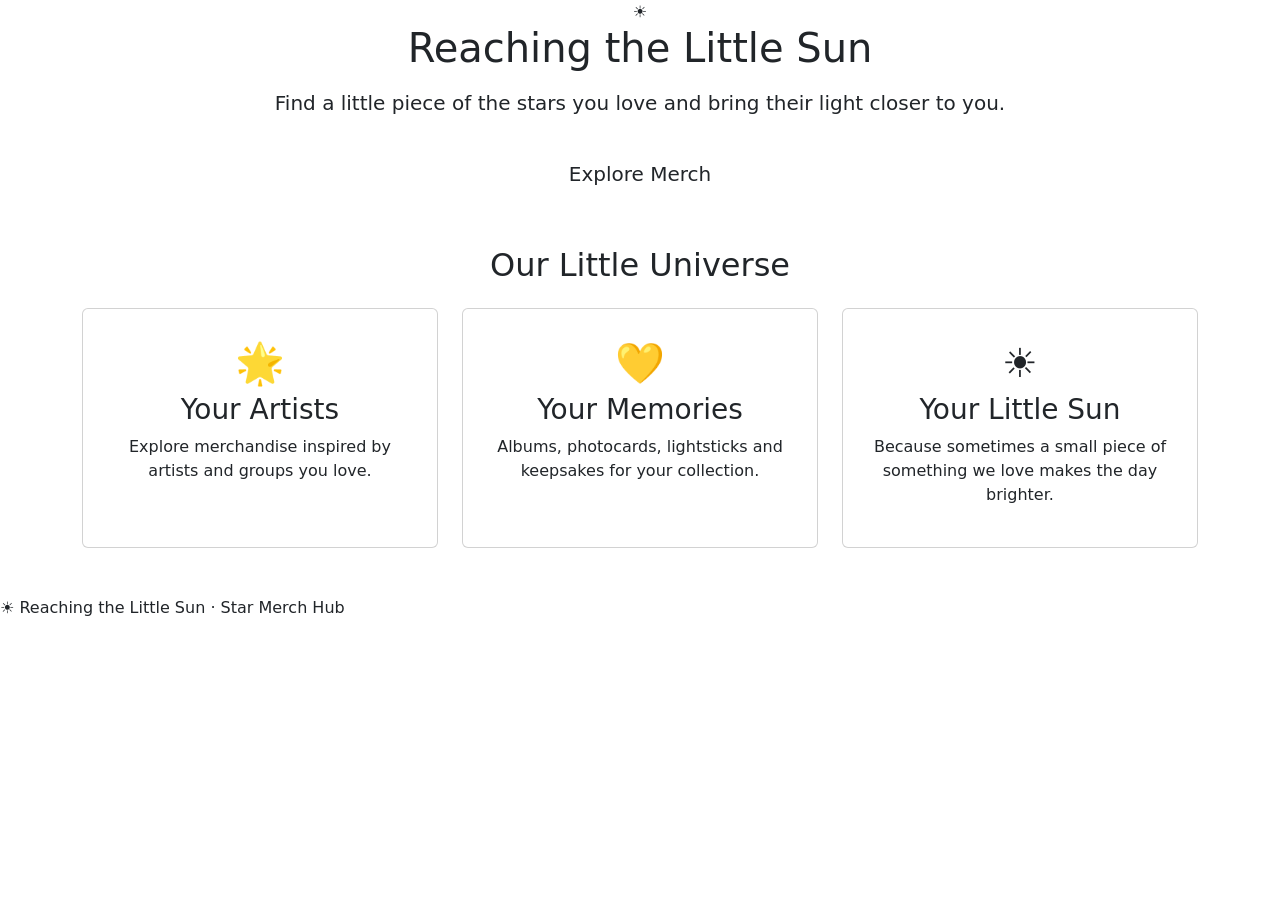
<file: src/main/resources/templates/index.html>
<!DOCTYPE html>
<html lang="en" xmlns:th="http://www.thymeleaf.org">
<head>
    <meta charset="UTF-8">
    <meta name="viewport" content="width=device-width, initial-scale=1">

    <title>Reaching the Little Sun</title>

    <link
        href="https://cdn.jsdelivr.net/npm/bootstrap@5.3.3/dist/css/bootstrap.min.css"
        rel="stylesheet"
    >

    <link rel="stylesheet" th:href="@{/css/style.css}">
</head>

<body>

<div th:replace="~{fragments/navbar :: navbar}"></div>

<header class="hero-section text-center">

    <div class="container">

        <div class="sun-icon">
            ☀️
        </div>

        <h1 class="hero-title">
            Reaching the Little Sun
        </h1>

        <p class="lead mt-3">
            Find a little piece of the stars you love
            and bring their light closer to you.
        </p>

        <a
            class="btn btn-sun btn-lg mt-3"
            th:href="@{/products}"
        >
            Explore Merch
        </a>

    </div>

</header>


<main class="container py-5">

    <h2 class="section-title text-center mb-4">
        Our Little Universe
    </h2>

    <div class="row g-4">

        <div class="col-md-4">

            <div class="card card-sun h-100 p-4 text-center">

                <div class="fs-1">
                    🌟
                </div>

                <h3>
                    Your Artists
                </h3>

                <p>
                    Explore merchandise inspired by
                    artists and groups you love.
                </p>

            </div>

        </div>


        <div class="col-md-4">

            <div class="card card-sun h-100 p-4 text-center">

                <div class="fs-1">
                    💛
                </div>

                <h3>
                    Your Memories
                </h3>

                <p>
                    Albums, photocards, lightsticks
                    and keepsakes for your collection.
                </p>

            </div>

        </div>


        <div class="col-md-4">

            <div class="card card-sun h-100 p-4 text-center">

                <div class="fs-1">
                    ☀️
                </div>

                <h3>
                    Your Little Sun
                </h3>

                <p>
                    Because sometimes a small piece
                    of something we love makes the
                    day brighter.
                </p>

            </div>

        </div>

    </div>

</main>


<footer>
    ☀️ Reaching the Little Sun · Star Merch Hub
</footer>


<script
    src="https://cdn.jsdelivr.net/npm/bootstrap@5.3.3/dist/js/bootstrap.bundle.min.js">
</script>

</body>
</html>
</file>
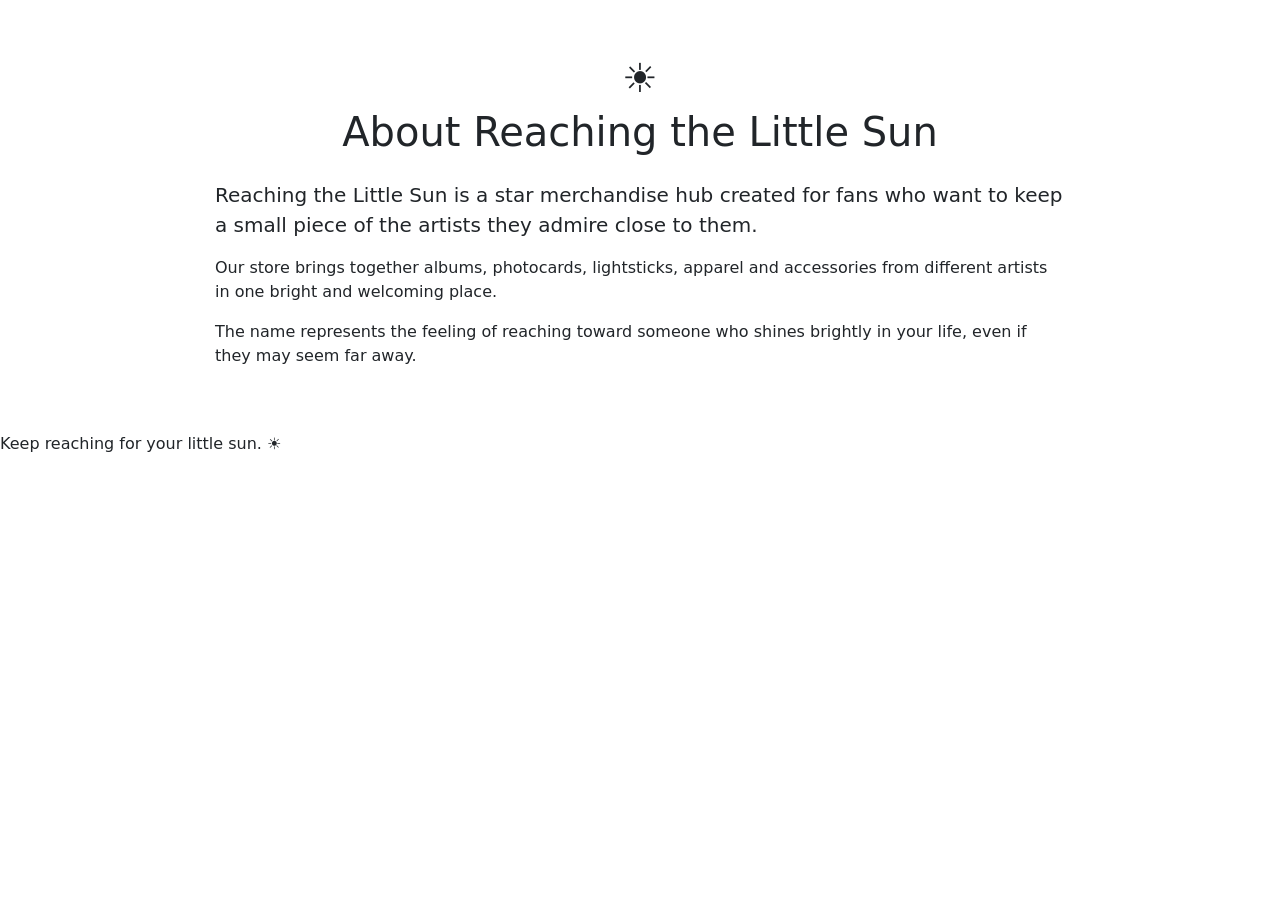
<file: src/main/resources/templates/about.html>
<!DOCTYPE html>
<html lang="en" xmlns:th="http://www.thymeleaf.org">

<head>

    <meta charset="UTF-8">
    <meta name="viewport" content="width=device-width, initial-scale=1">

    <title>About | Reaching the Little Sun</title>

    <link
        href="https://cdn.jsdelivr.net/npm/bootstrap@5.3.3/dist/css/bootstrap.min.css"
        rel="stylesheet"
    >

    <link rel="stylesheet" th:href="@{/css/style.css}">

</head>

<body>

<div th:replace="~{fragments/navbar :: navbar}"></div>

<main class="container py-5">

    <div class="form-sun mx-auto" style="max-width: 850px;">

        <div class="text-center fs-1">
            ☀️
        </div>

        <h1 class="section-title text-center">
            About Reaching the Little Sun
        </h1>

        <p class="lead mt-4">

            Reaching the Little Sun is a star merchandise
            hub created for fans who want to keep a small
            piece of the artists they admire close to them.

        </p>

        <p>

            Our store brings together albums, photocards,
            lightsticks, apparel and accessories from
            different artists in one bright and welcoming place.

        </p>

        <p>

            The name represents the feeling of reaching
            toward someone who shines brightly in your life,
            even if they may seem far away.

        </p>

    </div>

</main>

<footer>
    Keep reaching for your little sun. ☀️
</footer>

</body>

</html>
</file>
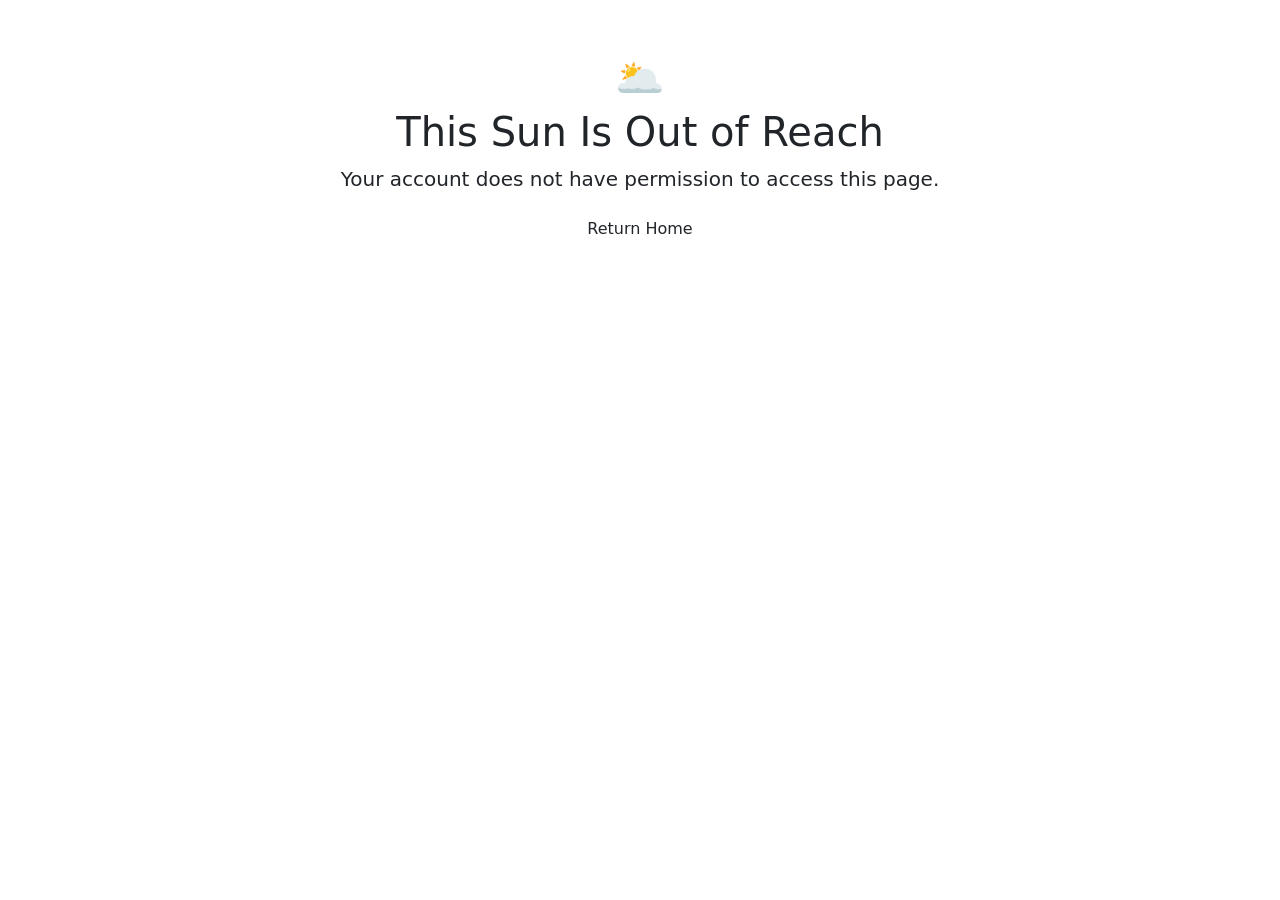
<file: src/main/resources/templates/access-denied.html>
<!DOCTYPE html>
<html lang="en"
      xmlns:th="http://www.thymeleaf.org">

<head>

    <meta charset="UTF-8">

    <meta
        name="viewport"
        content="width=device-width, initial-scale=1">

    <title>
        Access Denied
    </title>

    <link
        href="https://cdn.jsdelivr.net/npm/bootstrap@5.3.3/dist/css/bootstrap.min.css"
        rel="stylesheet">

    <link
        rel="stylesheet"
        th:href="@{/css/style.css}">

</head>


<body>

<div
    th:replace="~{fragments/navbar :: navbar}">
</div>


<main
    class="container py-5 text-center">

    <div class="fs-1">
        🌥️
    </div>

    <h1 class="section-title">
        This Sun Is Out of Reach
    </h1>

    <p class="lead">

        Your account does not have
        permission to access this page.

    </p>

    <a
        class="btn btn-sun"
        th:href="@{/}">

        Return Home

    </a>

</main>

</body>
</html>
</file>
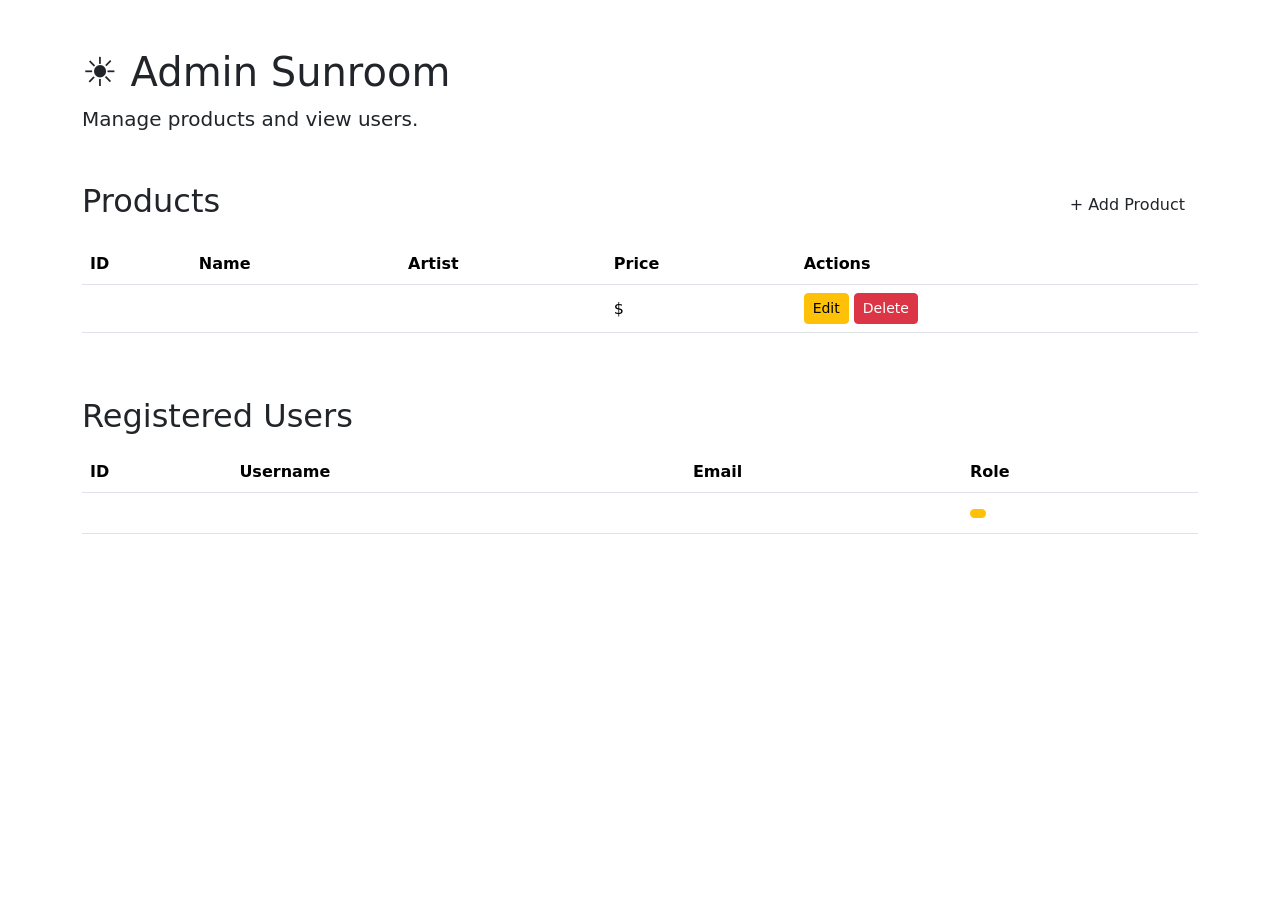
<file: src/main/resources/templates/admin.html>
<!DOCTYPE html>
<html lang="en"
      xmlns:th="http://www.thymeleaf.org">

<head>

    <meta charset="UTF-8">

    <meta
        name="viewport"
        content="width=device-width, initial-scale=1">

    <title>
        Admin | Reaching the Little Sun
    </title>

    <link
        href="https://cdn.jsdelivr.net/npm/bootstrap@5.3.3/dist/css/bootstrap.min.css"
        rel="stylesheet">

    <link
        rel="stylesheet"
        th:href="@{/css/style.css}">

</head>


<body>

<div
    th:replace="~{fragments/navbar :: navbar}">
</div>


<main class="container py-5">

    <div class="mb-5">

        <h1 class="section-title">
            ☀️ Admin Sunroom
        </h1>

        <p class="lead">
            Manage products and view users.
        </p>

    </div>


    <section class="form-sun mb-5">

        <div
            class="d-flex
                   justify-content-between
                   align-items-center mb-3">

            <h2>
                Products
            </h2>

            <a
                class="btn btn-sun"
                th:href="@{/products/new}">
                + Add Product
            </a>

        </div>


        <div class="table-responsive">

            <table
                class="table
                       table-hover
                       align-middle">

                <thead>

                    <tr>
                        <th>ID</th>
                        <th>Name</th>
                        <th>Artist</th>
                        <th>Price</th>
                        <th>Actions</th>
                    </tr>

                </thead>


                <tbody>

                    <tr
                        th:each="product : ${products}">

                        <td
                            th:text="${product.productId}">
                        </td>

                        <td
                            th:text="${product.name}">
                        </td>

                        <td
                            th:text="${product.artist.displayName}">
                        </td>

                        <td>
                            $
                            <span
                                th:text="${product.price}">
                            </span>
                        </td>


                        <td>

                            <a
                                class="btn
                                       btn-sm
                                       btn-warning"
                                th:href="@{/products/{id}/edit(
                                    id=${product.productId}
                                )}">

                                Edit

                            </a>


                            <form
                                class="d-inline"
                                th:action="@{/products/{id}/delete(
                                    id=${product.productId}
                                )}"
                                method="post">

                                <button
                                    class="btn
                                           btn-sm
                                           btn-danger"
                                    type="submit">

                                    Delete

                                </button>

                            </form>

                        </td>

                    </tr>

                </tbody>

            </table>

        </div>

    </section>


    <section class="form-sun">

        <h2 class="mb-3">
            Registered Users
        </h2>


        <div class="table-responsive">

            <table
                class="table
                       table-hover">

                <thead>

                    <tr>
                        <th>ID</th>
                        <th>Username</th>
                        <th>Email</th>
                        <th>Role</th>
                    </tr>

                </thead>


                <tbody>

                    <tr
                        th:each="user : ${users}">

                        <td
                            th:text="${user.userId}">
                        </td>

                        <td
                            th:text="${user.username}">
                        </td>

                        <td
                            th:text="${user.email}">
                        </td>

                        <td>

                            <span
                                class="badge text-bg-warning"
                                th:text="${user.role}">
                            </span>

                        </td>

                    </tr>

                </tbody>

            </table>

        </div>

    </section>

</main>

</body>
</html>
</file>
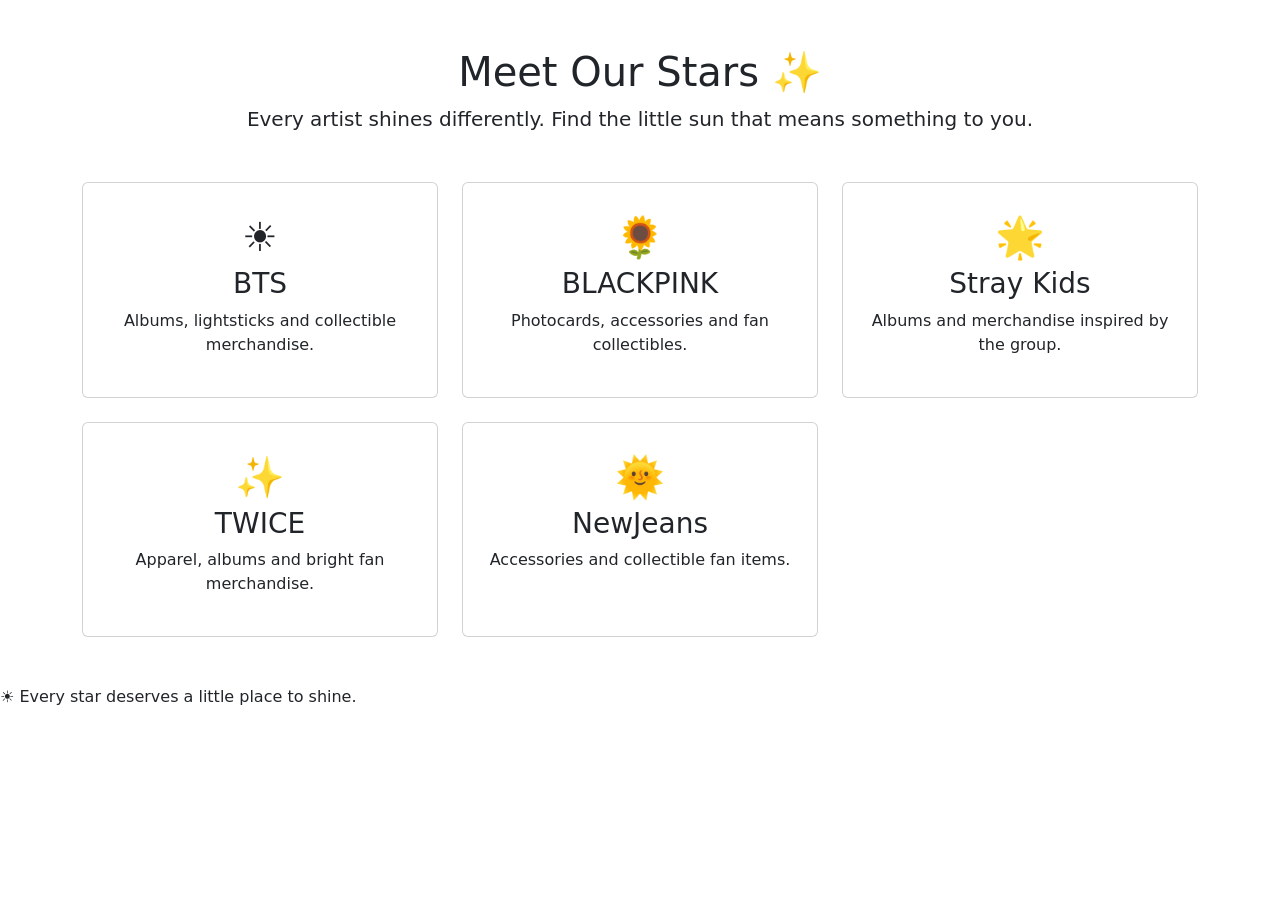
<file: src/main/resources/templates/artists.html>
<!DOCTYPE html>
<html lang="en" xmlns:th="http://www.thymeleaf.org">

<head>

    <meta charset="UTF-8">
    <meta name="viewport" content="width=device-width, initial-scale=1">

    <title>Artists | Reaching the Little Sun</title>

    <link
        href="https://cdn.jsdelivr.net/npm/bootstrap@5.3.3/dist/css/bootstrap.min.css"
        rel="stylesheet"
    >

    <link rel="stylesheet" th:href="@{/css/style.css}">

</head>

<body>

<div th:replace="~{fragments/navbar :: navbar}"></div>

<main class="container py-5">

    <h1 class="section-title text-center">
        Meet Our Stars ✨
    </h1>

    <p class="text-center lead mb-5">

        Every artist shines differently.
        Find the little sun that means something to you.

    </p>

    <div class="row g-4">

        <div class="col-md-4">
            <div class="card card-sun p-4 text-center h-100">
                <div class="fs-1">☀️</div>
                <h3>BTS</h3>
                <p>Albums, lightsticks and collectible merchandise.</p>
            </div>
        </div>

        <div class="col-md-4">
            <div class="card card-sun p-4 text-center h-100">
                <div class="fs-1">🌻</div>
                <h3>BLACKPINK</h3>
                <p>Photocards, accessories and fan collectibles.</p>
            </div>
        </div>

        <div class="col-md-4">
            <div class="card card-sun p-4 text-center h-100">
                <div class="fs-1">🌟</div>
                <h3>Stray Kids</h3>
                <p>Albums and merchandise inspired by the group.</p>
            </div>
        </div>

        <div class="col-md-4">
            <div class="card card-sun p-4 text-center h-100">
                <div class="fs-1">✨</div>
                <h3>TWICE</h3>
                <p>Apparel, albums and bright fan merchandise.</p>
            </div>
        </div>

        <div class="col-md-4">
            <div class="card card-sun p-4 text-center h-100">
                <div class="fs-1">🌞</div>
                <h3>NewJeans</h3>
                <p>Accessories and collectible fan items.</p>
            </div>
        </div>

    </div>

</main>


<footer>
    ☀️ Every star deserves a little place to shine.
</footer>

</body>

</html>
</file>
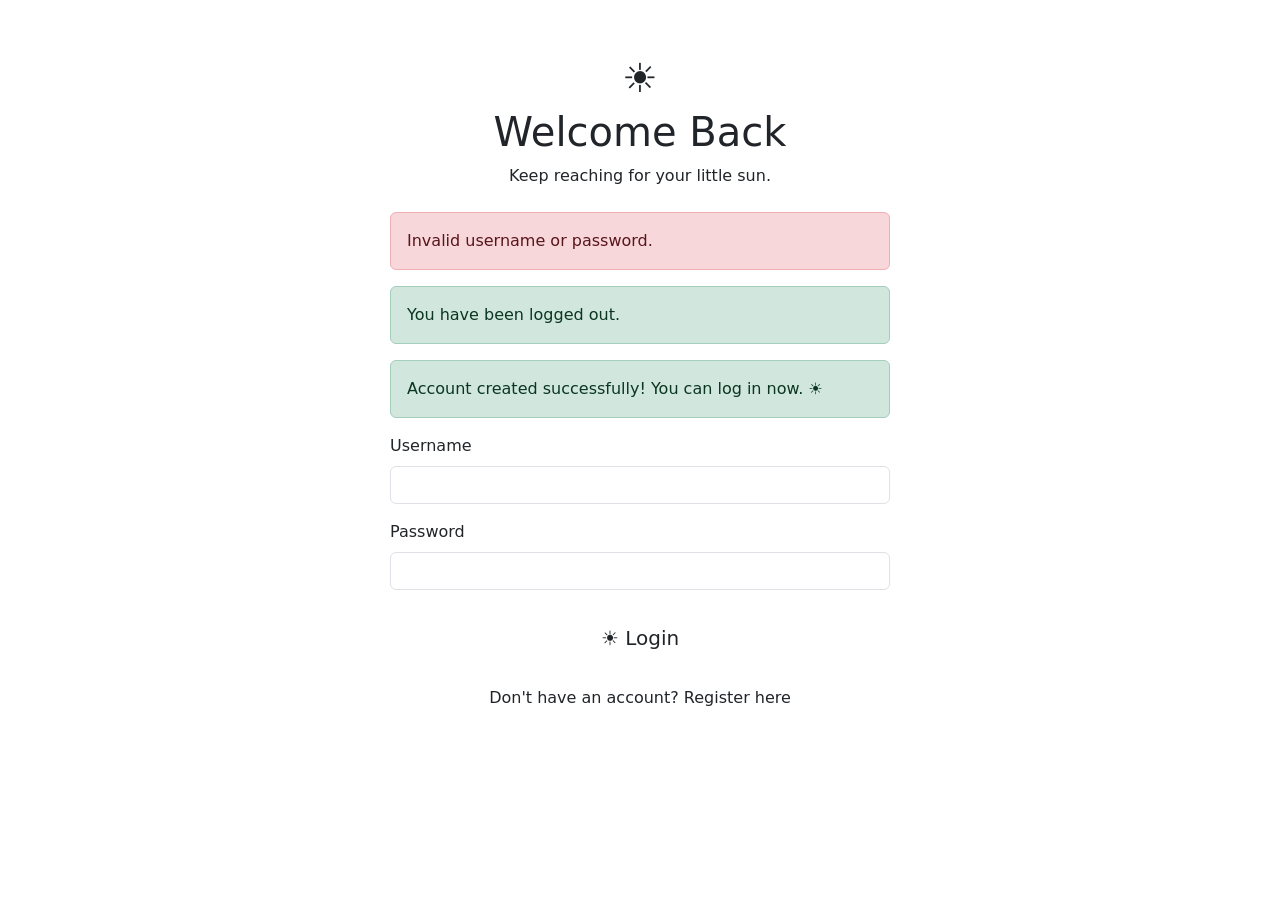
<file: src/main/resources/templates/login.html>
<!DOCTYPE html>
<html lang="en"
      xmlns:th="http://www.thymeleaf.org">

<head>

    <meta charset="UTF-8">

    <meta
        name="viewport"
        content="width=device-width, initial-scale=1">

    <title>
        Login | Reaching the Little Sun
    </title>

    <link
        href="https://cdn.jsdelivr.net/npm/bootstrap@5.3.3/dist/css/bootstrap.min.css"
        rel="stylesheet">

    <link
        rel="stylesheet"
        th:href="@{/css/style.css}">

</head>


<body>

<div
    th:replace="~{fragments/navbar :: navbar}">
</div>


<main class="container py-5">

    <div
        class="form-sun mx-auto"
        style="max-width: 500px;">

        <div class="text-center fs-1">
            ☀️
        </div>

        <h1
            class="section-title
                   text-center mb-2">

            Welcome Back

        </h1>


        <p class="text-center mb-4">

            Keep reaching for your little sun.

        </p>


        <div
            th:if="${param.error}"
            class="alert alert-danger">

            Invalid username or password.

        </div>


        <div
            th:if="${param.logout}"
            class="alert alert-success">

            You have been logged out.

        </div>


        <div
            th:if="${param.registered}"
            class="alert alert-success">

            Account created successfully!
            You can log in now. ☀️

        </div>


        <form
            th:action="@{/login}"
            method="post">


            <div class="mb-3">

                <label class="form-label">
                    Username
                </label>

                <input
                    type="text"
                    name="username"
                    class="form-control"
                    required>

            </div>


            <div class="mb-4">

                <label class="form-label">
                    Password
                </label>

                <input
                    type="password"
                    name="password"
                    class="form-control"
                    required>

            </div>


            <button
                type="submit"
                class="btn btn-sun
                       btn-lg w-100">

                ☀️ Login

            </button>

        </form>


        <p class="text-center mt-4">

            Don't have an account?

            <a th:href="@{/register}">
                Register here
            </a>

        </p>

    </div>

</main>

</body>
</html>
</file>
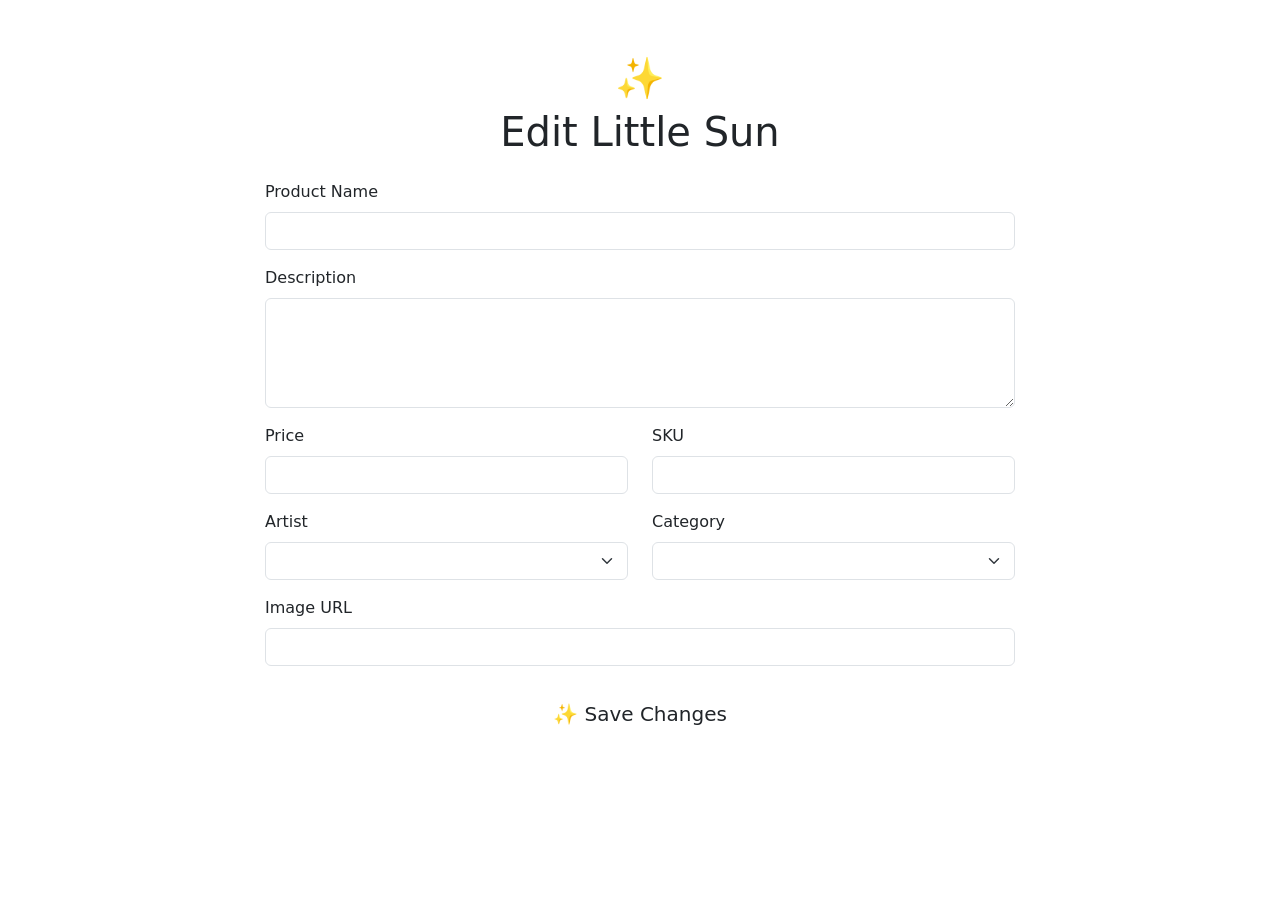
<file: src/main/resources/templates/product-edit.html>
<!DOCTYPE html>
<html lang="en"
      xmlns:th="http://www.thymeleaf.org">

<head>

    <meta charset="UTF-8">

    <meta
        name="viewport"
        content="width=device-width, initial-scale=1">

    <title>
        Edit Product | Reaching the Little Sun
    </title>

    <link
        href="https://cdn.jsdelivr.net/npm/bootstrap@5.3.3/dist/css/bootstrap.min.css"
        rel="stylesheet">

    <link
        rel="stylesheet"
        th:href="@{/css/style.css}">

</head>


<body>

<div
    th:replace="~{fragments/navbar :: navbar}">
</div>


<main class="container py-5">

    <div
        class="form-sun mx-auto"
        style="max-width: 750px;">

        <div class="text-center fs-1">
            ✨
        </div>

        <h1
            class="section-title
                   text-center mb-4">

            Edit Little Sun

        </h1>


        <form
            th:action="@{/products/{id}/edit(
                id=${product.productId}
            )}"
            th:object="${product}"
            method="post">


            <div class="mb-3">

                <label class="form-label">
                    Product Name
                </label>

                <input
                    type="text"
                    class="form-control"
                    th:field="*{name}">

                <div
                    class="text-danger"
                    th:errors="*{name}">
                </div>

            </div>


            <div class="mb-3">

                <label class="form-label">
                    Description
                </label>

                <textarea
                    class="form-control"
                    rows="4"
                    th:field="*{description}">
                </textarea>

                <div
                    class="text-danger"
                    th:errors="*{description}">
                </div>

            </div>


            <div class="row">

                <div class="col-md-6 mb-3">

                    <label class="form-label">
                        Price
                    </label>

                    <input
                        type="number"
                        step="0.01"
                        class="form-control"
                        th:field="*{price}">

                    <div
                        class="text-danger"
                        th:errors="*{price}">
                    </div>

                </div>


                <div class="col-md-6 mb-3">

                    <label class="form-label">
                        SKU
                    </label>

                    <input
                        type="text"
                        class="form-control"
                        th:field="*{stockKeepingUnit}">

                    <div
                        class="text-danger"
                        th:errors="*{stockKeepingUnit}">
                    </div>

                </div>

            </div>


            <div class="row">

                <div class="col-md-6 mb-3">

                    <label class="form-label">
                        Artist
                    </label>

                    <select
                        class="form-select"
                        th:field="*{artist}">

                        <option
                            th:each="artist : ${artists}"
                            th:value="${artist}"
                            th:text="${artist.displayName}">
                        </option>

                    </select>

                </div>


                <div class="col-md-6 mb-3">

                    <label class="form-label">
                        Category
                    </label>

                    <select
                        class="form-select"
                        th:field="*{category}">

                        <option
                            th:each="category : ${categories}"
                            th:value="${category}"
                            th:text="${category.displayName}">
                        </option>

                    </select>

                </div>

            </div>


            <div class="mb-4">

                <label class="form-label">
                    Image URL
                </label>

                <input
                    type="url"
                    class="form-control"
                    th:field="*{imageUrl}">

            </div>


            <button
                class="btn btn-sun
                       btn-lg w-100"
                type="submit">

                ✨ Save Changes

            </button>

        </form>

    </div>

</main>

</body>
</html>
</file>
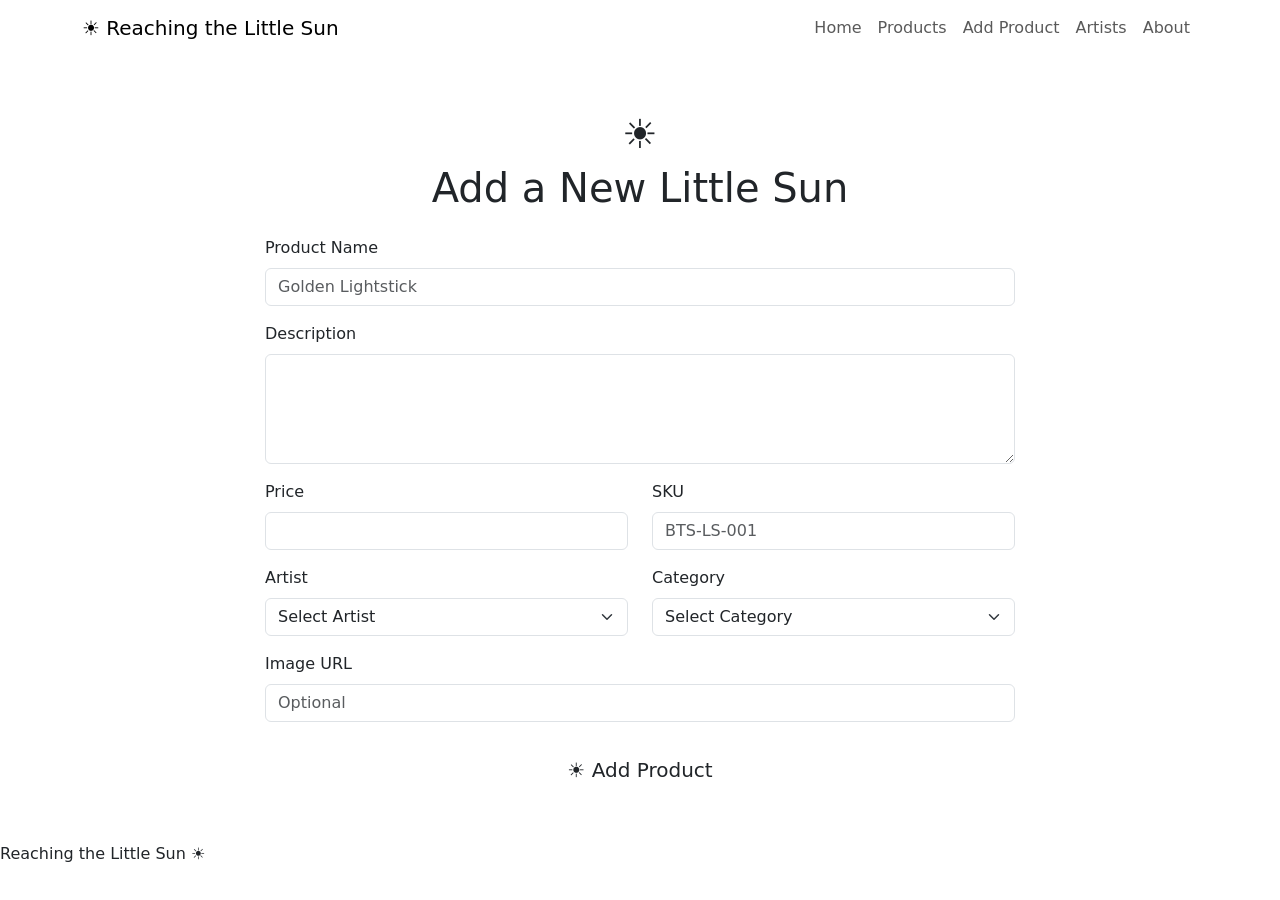
<file: src/main/resources/templates/product-form.html>
<!DOCTYPE html>
<html lang="en" xmlns:th="http://www.thymeleaf.org">

<head>

    <meta charset="UTF-8">
    <meta name="viewport" content="width=device-width, initial-scale=1">

    <title>Add Product | Reaching the Little Sun</title>

    <link
        href="https://cdn.jsdelivr.net/npm/bootstrap@5.3.3/dist/css/bootstrap.min.css"
        rel="stylesheet"
    >

    <link rel="stylesheet" th:href="@{/css/style.css}">

</head>

<body>

<nav class="navbar navbar-expand-lg navbar-sun">

    <div class="container">

        <a class="navbar-brand" th:href="@{/}">
            ☀️ Reaching the Little Sun
        </a>

        <div class="navbar-nav ms-auto">

            <a class="nav-link" th:href="@{/}">
                Home
            </a>

            <a class="nav-link" th:href="@{/products}">
                Products
            </a>

            <a class="nav-link" th:href="@{/products/new}">
                Add Product
            </a>

            <a class="nav-link" th:href="@{/artists}">
                Artists
            </a>

            <a class="nav-link" th:href="@{/about}">
                About
            </a>

        </div>

    </div>

</nav>


<main class="container py-5">

    <div class="form-sun mx-auto" style="max-width: 750px;">

        <div class="text-center fs-1">
            ☀️
        </div>

        <h1 class="section-title text-center mb-4">
            Add a New Little Sun
        </h1>


        <form
            th:action="@{/products}"
            th:object="${product}"
            method="post"
        >


            <div class="mb-3">

                <label class="form-label">
                    Product Name
                </label>

                <input
                    type="text"
                    class="form-control"
                    th:field="*{name}"
                    placeholder="Golden Lightstick"
                >

                <div
                    class="text-danger"
                    th:errors="*{name}">
                </div>

            </div>


            <div class="mb-3">

                <label class="form-label">
                    Description
                </label>

                <textarea
                    class="form-control"
                    rows="4"
                    th:field="*{description}">
                </textarea>

                <div
                    class="text-danger"
                    th:errors="*{description}">
                </div>

            </div>


            <div class="row">

                <div class="col-md-6 mb-3">

                    <label class="form-label">
                        Price
                    </label>

                    <input
                        type="number"
                        class="form-control"
                        step="0.01"
                        min="0.01"
                        th:field="*{price}"
                    >

                    <div
                        class="text-danger"
                        th:errors="*{price}">
                    </div>

                </div>


                <div class="col-md-6 mb-3">

                    <label class="form-label">
                        SKU
                    </label>

                    <input
                        type="text"
                        class="form-control"
                        th:field="*{stockKeepingUnit}"
                        placeholder="BTS-LS-001"
                    >

                    <div
                        class="text-danger"
                        th:errors="*{stockKeepingUnit}">
                    </div>

                </div>

            </div>


            <div class="row">

                <div class="col-md-6 mb-3">

                    <label class="form-label">
                        Artist
                    </label>

                    <select
                        class="form-select"
                        th:field="*{artist}"
                    >

                        <option value="">
                            Select Artist
                        </option>

                        <option
                            th:each="artist : ${artists}"
                            th:value="${artist}"
                            th:text="${artist.displayName}">
                        </option>

                    </select>

                    <div
                        class="text-danger"
                        th:errors="*{artist}">
                    </div>

                </div>


                <div class="col-md-6 mb-3">

                    <label class="form-label">
                        Category
                    </label>

                    <select
                        class="form-select"
                        th:field="*{category}"
                    >

                        <option value="">
                            Select Category
                        </option>

                        <option
                            th:each="category : ${categories}"
                            th:value="${category}"
                            th:text="${category.displayName}">
                        </option>

                    </select>

                    <div
                        class="text-danger"
                        th:errors="*{category}">
                    </div>

                </div>

            </div>


            <div class="mb-4">

                <label class="form-label">
                    Image URL
                </label>

                <input
                    type="url"
                    class="form-control"
                    th:field="*{imageUrl}"
                    placeholder="Optional"
                >

                <div
                    class="text-danger"
                    th:errors="*{imageUrl}">
                </div>

            </div>


            <button
                type="submit"
                class="btn btn-sun w-100 btn-lg"
            >
                ☀️ Add Product
            </button>


        </form>

    </div>

</main>


<footer>
    Reaching the Little Sun ☀️
</footer>

</body>

</html>
</file>
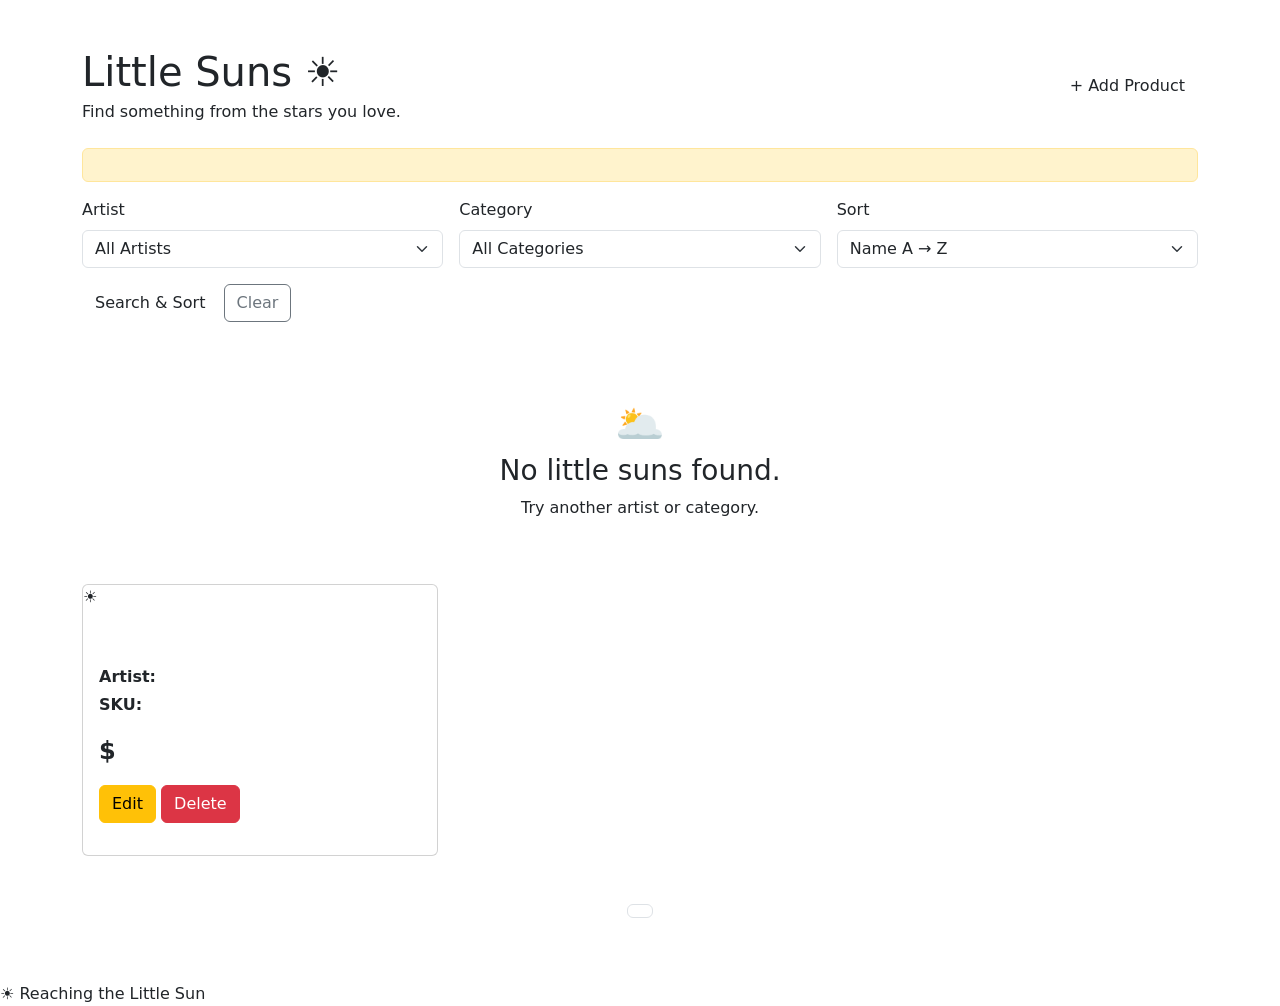
<file: src/main/resources/templates/products.html>
<!DOCTYPE html>
<html lang="en" xmlns:th="http://www.thymeleaf.org">

<head>

    <meta charset="UTF-8">
    <meta name="viewport" content="width=device-width, initial-scale=1">

    <title>Products | Reaching the Little Sun</title>

    <link
        href="https://cdn.jsdelivr.net/npm/bootstrap@5.3.3/dist/css/bootstrap.min.css"
        rel="stylesheet"
    >

    <link rel="stylesheet" th:href="@{/css/style.css}">

</head>

<body>

<div th:replace="~{fragments/navbar :: navbar}"></div>


<main class="container py-5">

    <div class="d-flex justify-content-between align-items-center mb-4">

        <div>

            <h1 class="section-title mb-1">
                Little Suns ☀️
            </h1>

            <p class="mb-0">
                Find something from the stars you love.
            </p>

        </div>

        <a
            class="btn btn-sun"
            th:href="@{/products/new}"
        >
            + Add Product
        </a>

    </div>


    <div
        th:if="${successMessage}"
        class="alert alert-warning"
        th:text="${successMessage}">
    </div>


    <div class="form-sun mb-4">

        <form
            method="get"
            th:action="@{/products}"
            class="row g-3"
        >


            <div class="col-md-4">

                <label class="form-label">
                    Artist
                </label>

                <select
                    class="form-select"
                    name="artist"
                >

                    <option value="">
                        All Artists
                    </option>

                    <option
                        th:each="artist : ${artists}"
                        th:value="${artist}"
                        th:text="${artist.displayName}"
                        th:selected="${artist == selectedArtist}">
                    </option>

                </select>

            </div>


            <div class="col-md-4">

                <label class="form-label">
                    Category
                </label>

                <select
                    class="form-select"
                    name="category"
                >

                    <option value="">
                        All Categories
                    </option>

                    <option
                        th:each="category : ${categories}"
                        th:value="${category}"
                        th:text="${category.displayName}"
                        th:selected="${category == selectedCategory}">
                    </option>

                </select>

            </div>


            <div class="col-md-4">

                <label class="form-label">
                    Sort
                </label>

                <select
                    class="form-select"
                    name="sort"
                >

                    <option
                        value="nameAsc"
                        th:selected="${sort == 'nameAsc'}">
                        Name A → Z
                    </option>

                    <option
                        value="nameDesc"
                        th:selected="${sort == 'nameDesc'}">
                        Name Z → A
                    </option>

                    <option
                        value="priceAsc"
                        th:selected="${sort == 'priceAsc'}">
                        Price Low → High
                    </option>

                    <option
                        value="priceDesc"
                        th:selected="${sort == 'priceDesc'}">
                        Price High → Low
                    </option>

                    <option
                        value="createdDesc"
                        th:selected="${sort == 'createdDesc'}">
                        Newest
                    </option>

                </select>

            </div>


            <div class="col-12">

                <button class="btn btn-sun">
                    Search & Sort
                </button>

                <a
                    class="btn btn-outline-secondary"
                    th:href="@{/products}"
                >
                    Clear
                </a>

            </div>

        </form>

    </div>


    <div
        th:if="${productPage.empty}"
        class="text-center py-5"
    >

        <div class="fs-1">
            🌥️
        </div>

        <h3>
            No little suns found.
        </h3>

        <p>
            Try another artist or category.
        </p>

    </div>


    <div class="row g-4">

        <div
            class="col-md-6 col-lg-4"
            th:each="product : ${productPage.content}"
        >

            <article class="card card-sun h-100">


                <div
                    class="sun-placeholder"
                    th:if="${#strings.isEmpty(product.imageUrl)}"
                >
                    ☀️
                </div>


                <img
                    class="product-image"
                    th:unless="${#strings.isEmpty(product.imageUrl)}"
                    th:src="${product.imageUrl}"
                    th:alt="${product.name}"
                >


                <div class="card-body">

                    <span
                        class="badge badge-sun mb-2"
                        th:text="${product.category.displayName}">
                    </span>

                    <h3
                        class="h5"
                        th:text="${product.name}">
                    </h3>

                    <p
                        class="small"
                        th:text="${product.description}">
                    </p>

                    <p class="mb-1">

                        <strong>
                            Artist:
                        </strong>

                        <span
                            th:text="${product.artist.displayName}">
                        </span>

                    </p>

                    <p class="mb-1">

                        <strong>
                            SKU:
                        </strong>

                        <span
                            th:text="${product.stockKeepingUnit}">
                        </span>

                    </p>

                    <p class="fs-4 fw-bold mt-3">

                        $

                        <span
                            th:text="${product.price}">
                        </span>
                        <div
                            th:if="${isStaffOrAdmin}"
                            class="mt-3">

                            <a
                                class="btn btn-warning"
                                th:href="@{/products/{id}/edit(
                                    id=${product.productId}
                                )}">

                                Edit

                            </a>


                            <form
                                th:if="${isAdmin}"
                                class="d-inline"
                                th:action="@{/products/{id}/delete(
                                    id=${product.productId}
                                )}"
                                method="post">

                                <button
                                    type="submit"
                                    class="btn btn-danger">

                                    Delete

                                </button>

                            </form>

                        </div>  
                    </p>

                </div>

            </article>

        </div>

    </div>


    <nav
        class="mt-5"
        th:if="${productPage.totalPages > 1}"
    >

        <ul class="pagination justify-content-center">

            <li
                class="page-item"
                th:each="i : ${#numbers.sequence(0, productPage.totalPages - 1)}"
                th:classappend="${i == productPage.number} ? 'active'"
            >

                <a
                    class="page-link"
                    th:href="@{/products(
                        page=${i},
                        artist=${selectedArtist},
                        category=${selectedCategory},
                        sort=${sort}
                    )}"
                    th:text="${i + 1}">
                </a>

            </li>

        </ul>

    </nav>

</main>


<footer>
    ☀️ Reaching the Little Sun
</footer>

</body>

</html>
</file>
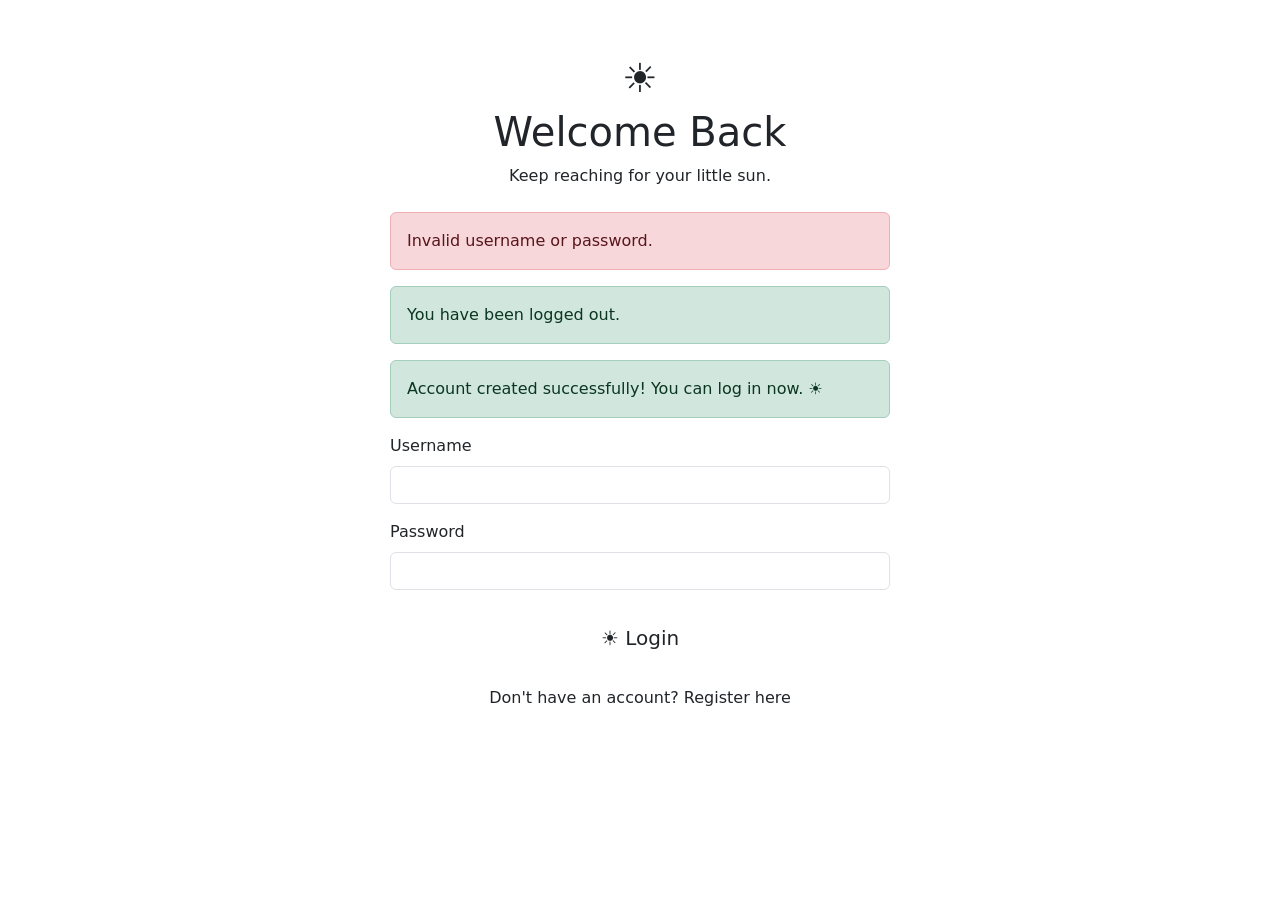
<file: src/main/resources/templates/register.html>
<!DOCTYPE html>
<html lang="en"
      xmlns:th="http://www.thymeleaf.org">

<head>

    <meta charset="UTF-8">

    <meta
        name="viewport"
        content="width=device-width, initial-scale=1">

    <title>
        Login | Reaching the Little Sun
    </title>

    <link
        href="https://cdn.jsdelivr.net/npm/bootstrap@5.3.3/dist/css/bootstrap.min.css"
        rel="stylesheet">

    <link
        rel="stylesheet"
        th:href="@{/css/style.css}">

</head>


<body>

<div
    th:replace="~{fragments/navbar :: navbar}">
</div>


<main class="container py-5">

    <div
        class="form-sun mx-auto"
        style="max-width: 500px;">

        <div class="text-center fs-1">
            ☀️
        </div>

        <h1
            class="section-title
                   text-center mb-2">

            Welcome Back

        </h1>


        <p class="text-center mb-4">

            Keep reaching for your little sun.

        </p>


        <div
            th:if="${param.error}"
            class="alert alert-danger">

            Invalid username or password.

        </div>


        <div
            th:if="${param.logout}"
            class="alert alert-success">

            You have been logged out.

        </div>


        <div
            th:if="${param.registered}"
            class="alert alert-success">

            Account created successfully!
            You can log in now. ☀️

        </div>


        <form
            th:action="@{/login}"
            method="post">


            <div class="mb-3">

                <label class="form-label">
                    Username
                </label>

                <input
                    type="text"
                    name="username"
                    class="form-control"
                    required>

            </div>


            <div class="mb-4">

                <label class="form-label">
                    Password
                </label>

                <input
                    type="password"
                    name="password"
                    class="form-control"
                    required>

            </div>


            <button
                type="submit"
                class="btn btn-sun
                       btn-lg w-100">

                ☀️ Login

            </button>

        </form>


        <p class="text-center mt-4">

            Don't have an account?

            <a th:href="@{/register}">
                Register here
            </a>

        </p>

    </div>

</main>

</body>
</html>
</file>
